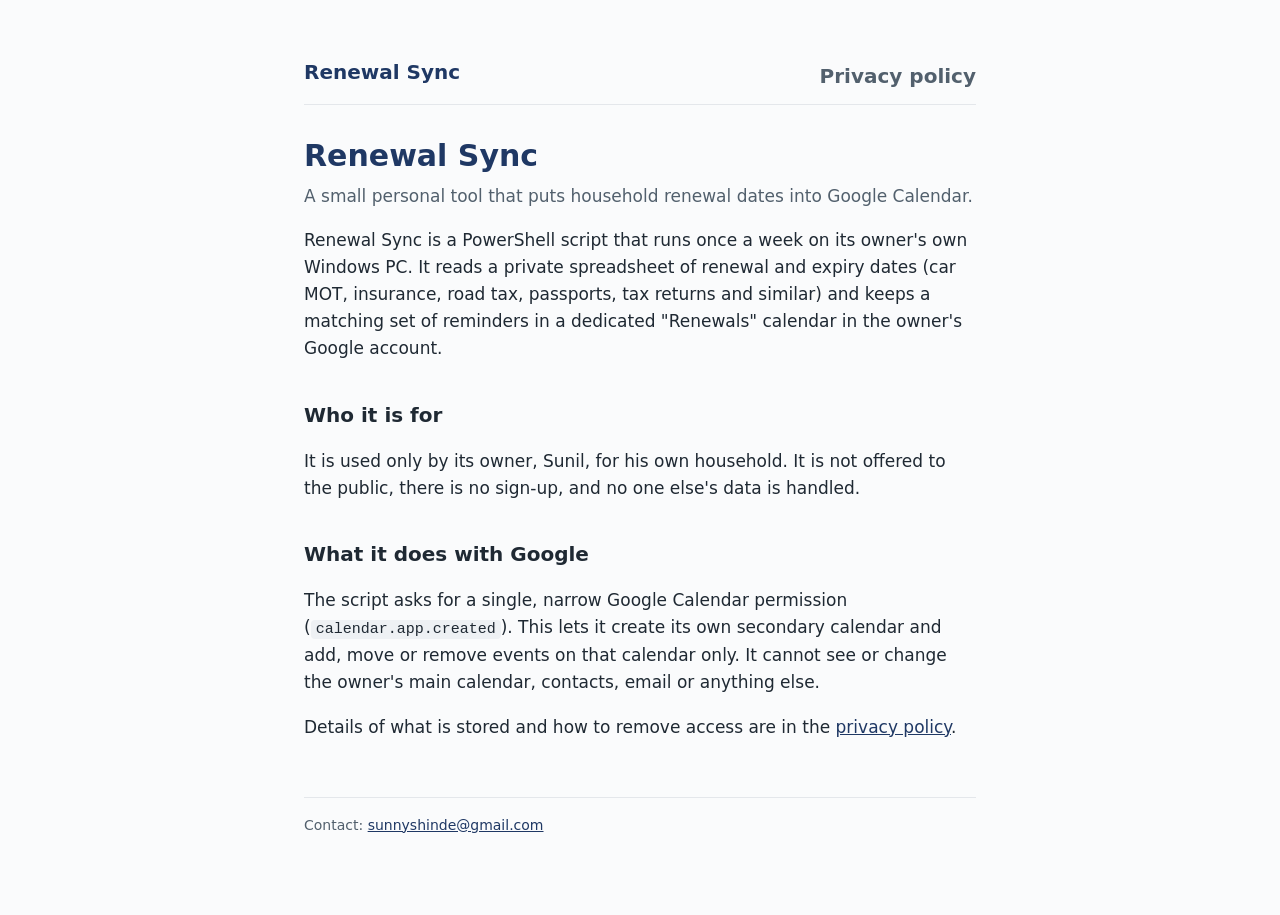
<file: index.html>
<!DOCTYPE html>
<html lang="en-GB">
<head>
<meta charset="utf-8">
<meta name="viewport" content="width=device-width, initial-scale=1">
<title>Renewal Sync</title>
<link rel="stylesheet" href="style.css">
</head>
<body>
<main>
<header><a href="./">Renewal Sync</a><nav><a href="privacy.html">Privacy policy</a></nav></header>

<h1>Renewal Sync</h1>
<p class="lede">A small personal tool that puts household renewal dates into Google Calendar.</p>

<p>Renewal Sync is a PowerShell script that runs once a week on its owner's own Windows PC. It reads a private spreadsheet of renewal and expiry dates (car MOT, insurance, road tax, passports, tax returns and similar) and keeps a matching set of reminders in a dedicated "Renewals" calendar in the owner's Google account.</p>

<h2>Who it is for</h2>
<p>It is used only by its owner, Sunil, for his own household. It is not offered to the public, there is no sign-up, and no one else's data is handled.</p>

<h2>What it does with Google</h2>
<p>The script asks for a single, narrow Google Calendar permission (<code>calendar.app.created</code>). This lets it create its own secondary calendar and add, move or remove events on that calendar only. It cannot see or change the owner's main calendar, contacts, email or anything else.</p>

<p>Details of what is stored and how to remove access are in the <a href="privacy.html">privacy policy</a>.</p>

<footer>Contact: <a href="mailto:sunnyshinde@gmail.com">sunnyshinde@gmail.com</a></footer>
</main>
</body>
</html>
</file>
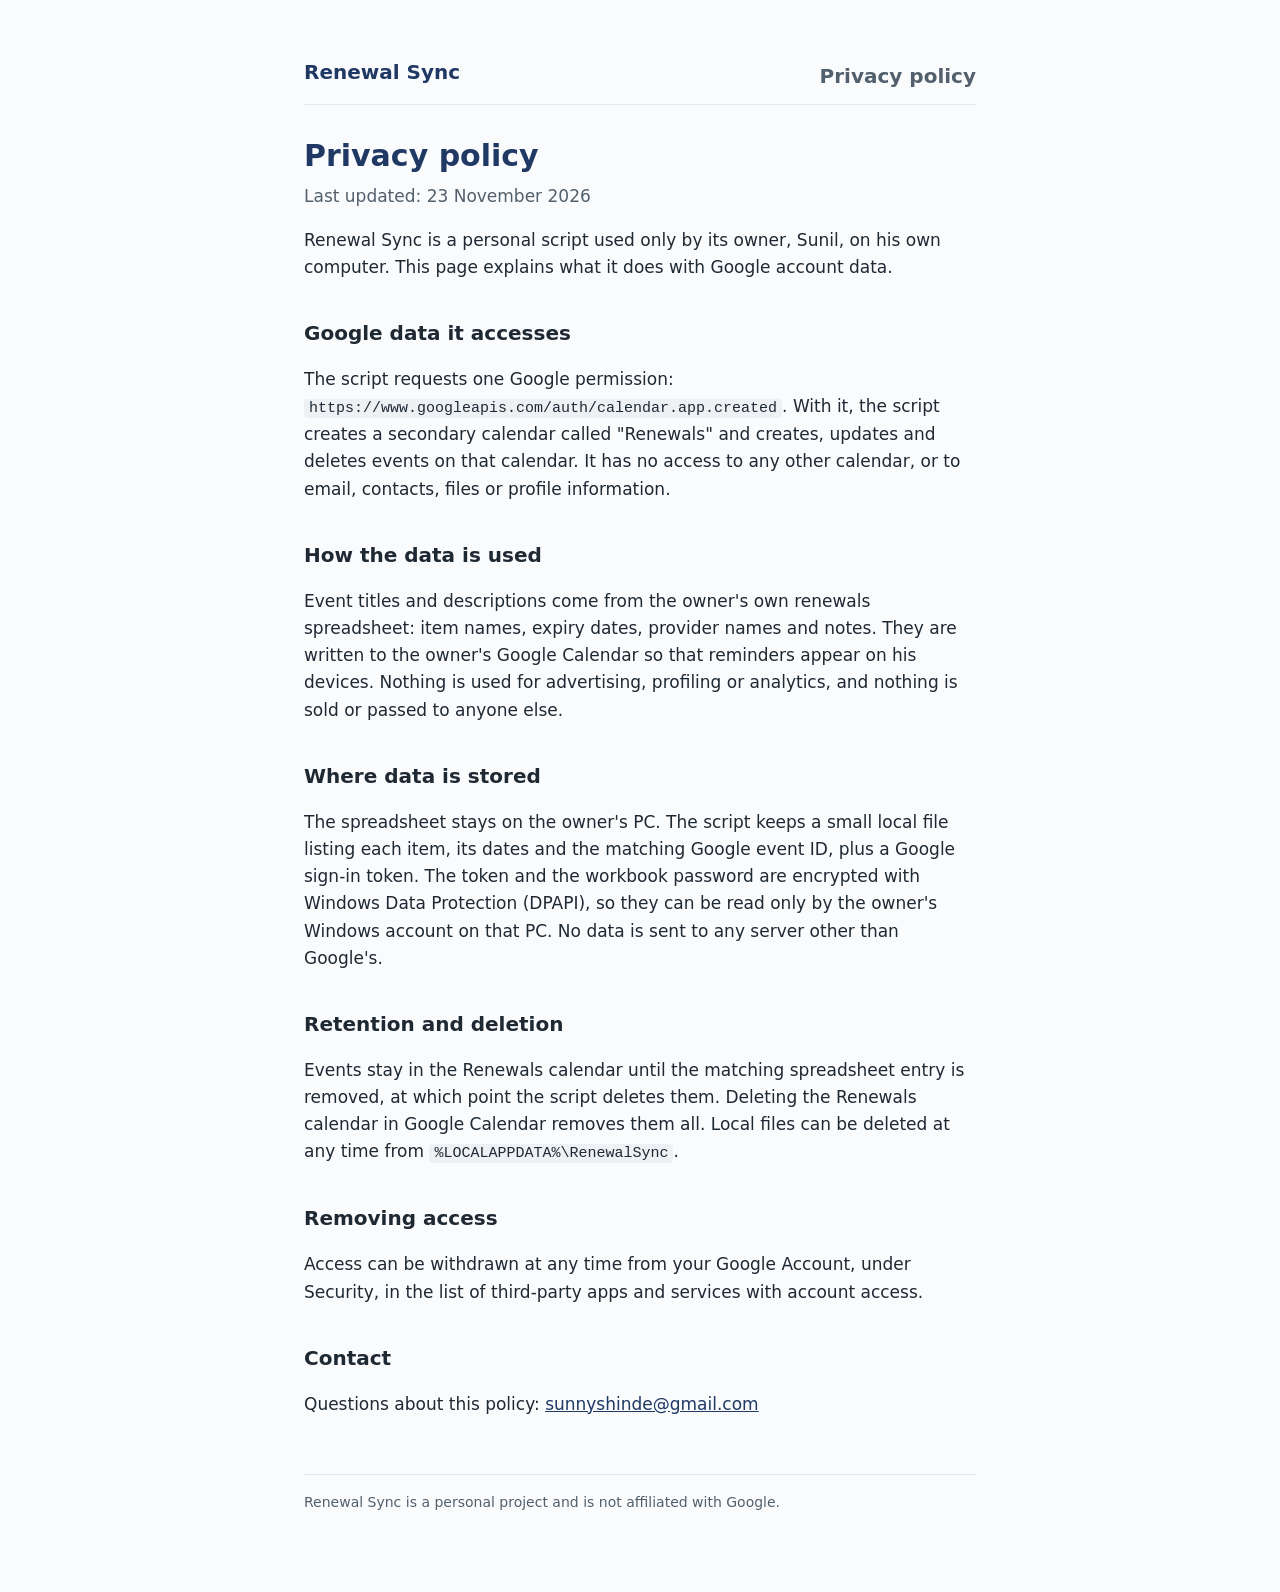
<file: privacy.html>
<!DOCTYPE html>
<html lang="en-GB">
<head>
<meta charset="utf-8">
<meta name="viewport" content="width=device-width, initial-scale=1">
<title>Privacy policy - Renewal Sync</title>
<link rel="stylesheet" href="style.css">
</head>
<body>
<main>
<header><a href="./">Renewal Sync</a><nav><a href="privacy.html">Privacy policy</a></nav></header>

<h1>Privacy policy</h1>
<p class="lede">Last updated: 23 November 2026</p>

<p>Renewal Sync is a personal script used only by its owner, Sunil, on his own computer. This page explains what it does with Google account data.</p>

<h2>Google data it accesses</h2>
<p>The script requests one Google permission: <code>https://www.googleapis.com/auth/calendar.app.created</code>. With it, the script creates a secondary calendar called "Renewals" and creates, updates and deletes events on that calendar. It has no access to any other calendar, or to email, contacts, files or profile information.</p>

<h2>How the data is used</h2>
<p>Event titles and descriptions come from the owner's own renewals spreadsheet: item names, expiry dates, provider names and notes. They are written to the owner's Google Calendar so that reminders appear on his devices. Nothing is used for advertising, profiling or analytics, and nothing is sold or passed to anyone else.</p>

<h2>Where data is stored</h2>
<p>The spreadsheet stays on the owner's PC. The script keeps a small local file listing each item, its dates and the matching Google event ID, plus a Google sign-in token. The token and the workbook password are encrypted with Windows Data Protection (DPAPI), so they can be read only by the owner's Windows account on that PC. No data is sent to any server other than Google's.</p>

<h2>Retention and deletion</h2>
<p>Events stay in the Renewals calendar until the matching spreadsheet entry is removed, at which point the script deletes them. Deleting the Renewals calendar in Google Calendar removes them all. Local files can be deleted at any time from <code>%LOCALAPPDATA%\RenewalSync</code>.</p>

<h2>Removing access</h2>
<p>Access can be withdrawn at any time from your Google Account, under Security, in the list of third-party apps and services with account access.</p>

<h2>Contact</h2>
<p>Questions about this policy: <a href="mailto:sunnyshinde@gmail.com">sunnyshinde@gmail.com</a></p>

<footer>Renewal Sync is a personal project and is not affiliated with Google.</footer>
</main>
</body>
</html>
</file>
<file: style.css>
:root { --ink:#1f2933; --muted:#52606d; --accent:#1f3864; --line:#e4e7eb; }
* { box-sizing:border-box; }
body { margin:0; font:17px/1.6 "Segoe UI", system-ui, -apple-system, Arial, sans-serif; color:var(--ink); background:#fafbfc; }
main { max-width:720px; margin:0 auto; padding:56px 24px 80px; }
header { border-bottom:1px solid var(--line); margin-bottom:32px; padding-bottom:16px; }
header a { color:var(--accent); font-weight:600; text-decoration:none; font-size:20px; }
nav { float:right; font-size:15px; padding-top:4px; }
nav a { color:var(--muted); margin-left:18px; text-decoration:none; }
nav a:hover, a:hover { text-decoration:underline; }
h1 { color:var(--accent); font-size:30px; line-height:1.25; margin:0 0 8px; }
h2 { font-size:20px; margin:36px 0 8px; }
p.lede { color:var(--muted); margin-top:0; }
a { color:var(--accent); }
code { background:#eef1f4; padding:1px 5px; border-radius:4px; font-size:15px; }
footer { margin-top:56px; padding-top:16px; border-top:1px solid var(--line); color:var(--muted); font-size:14px; }
</file>
